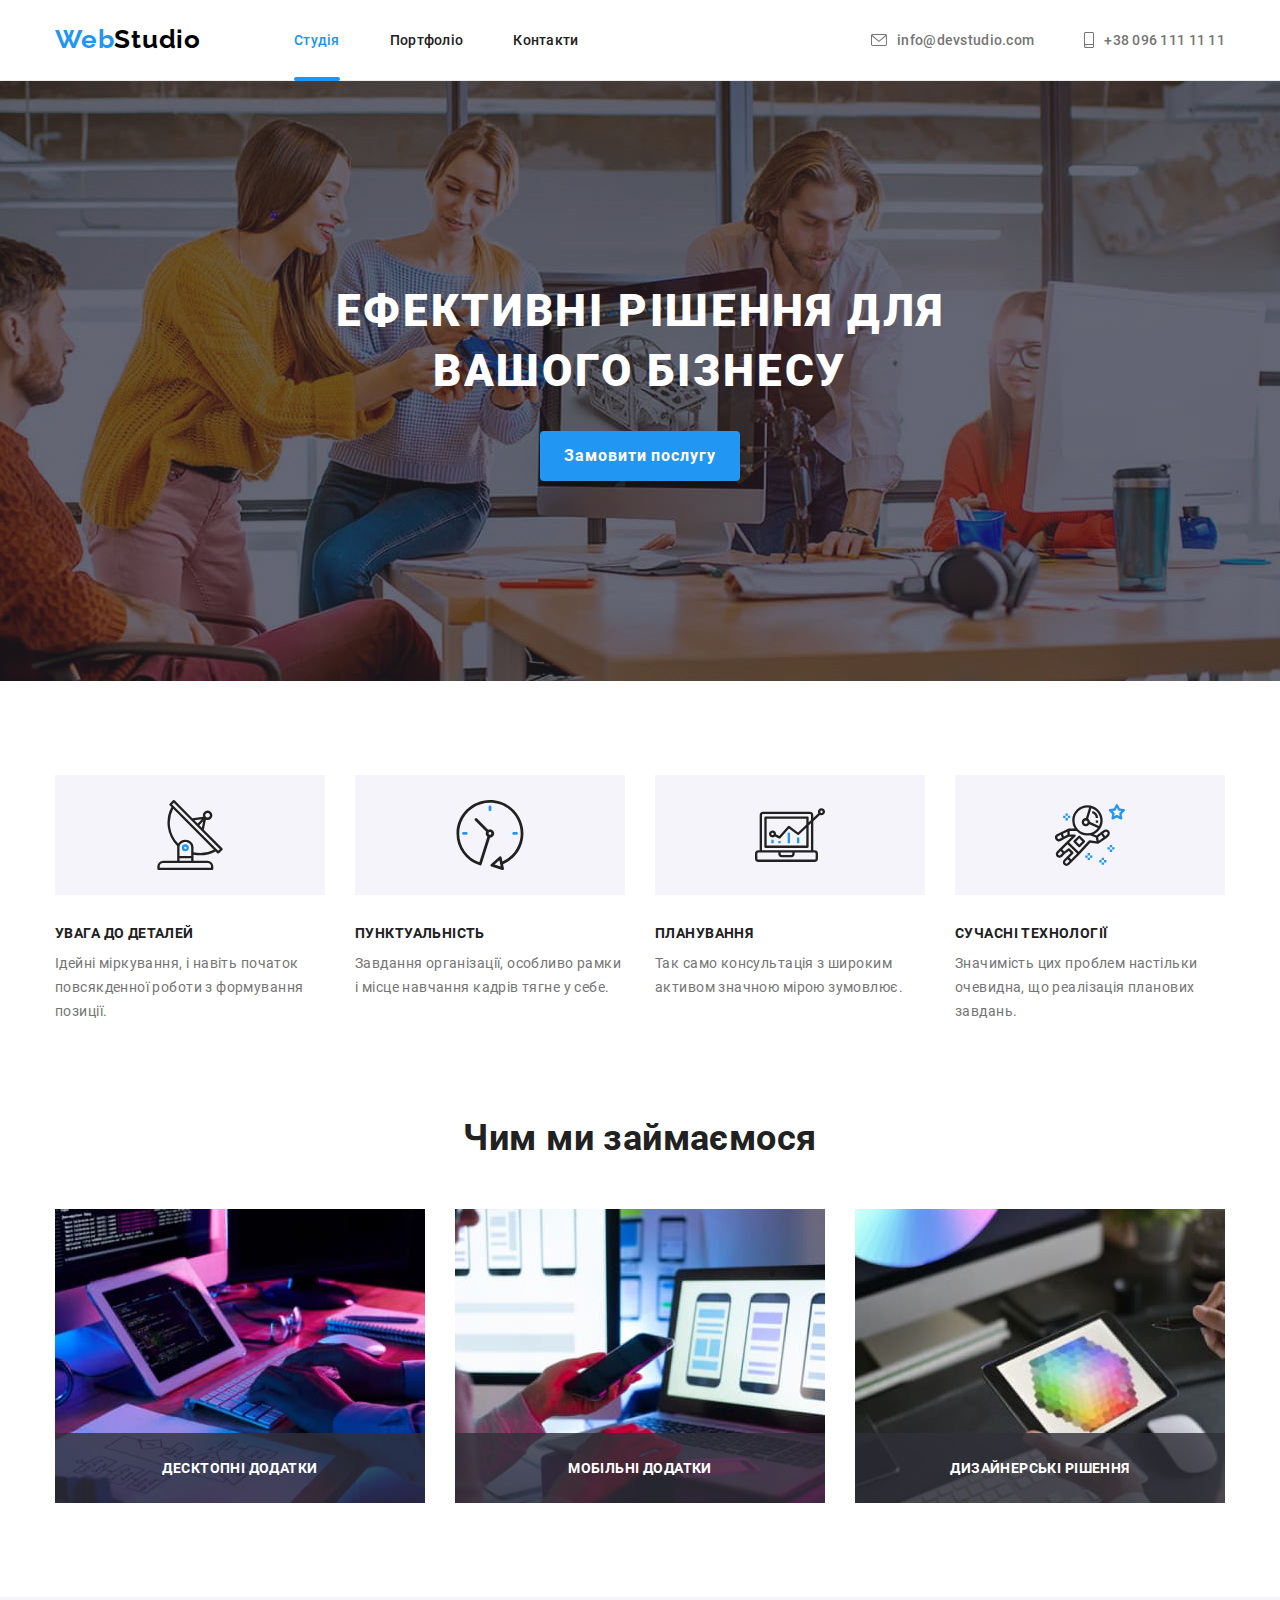
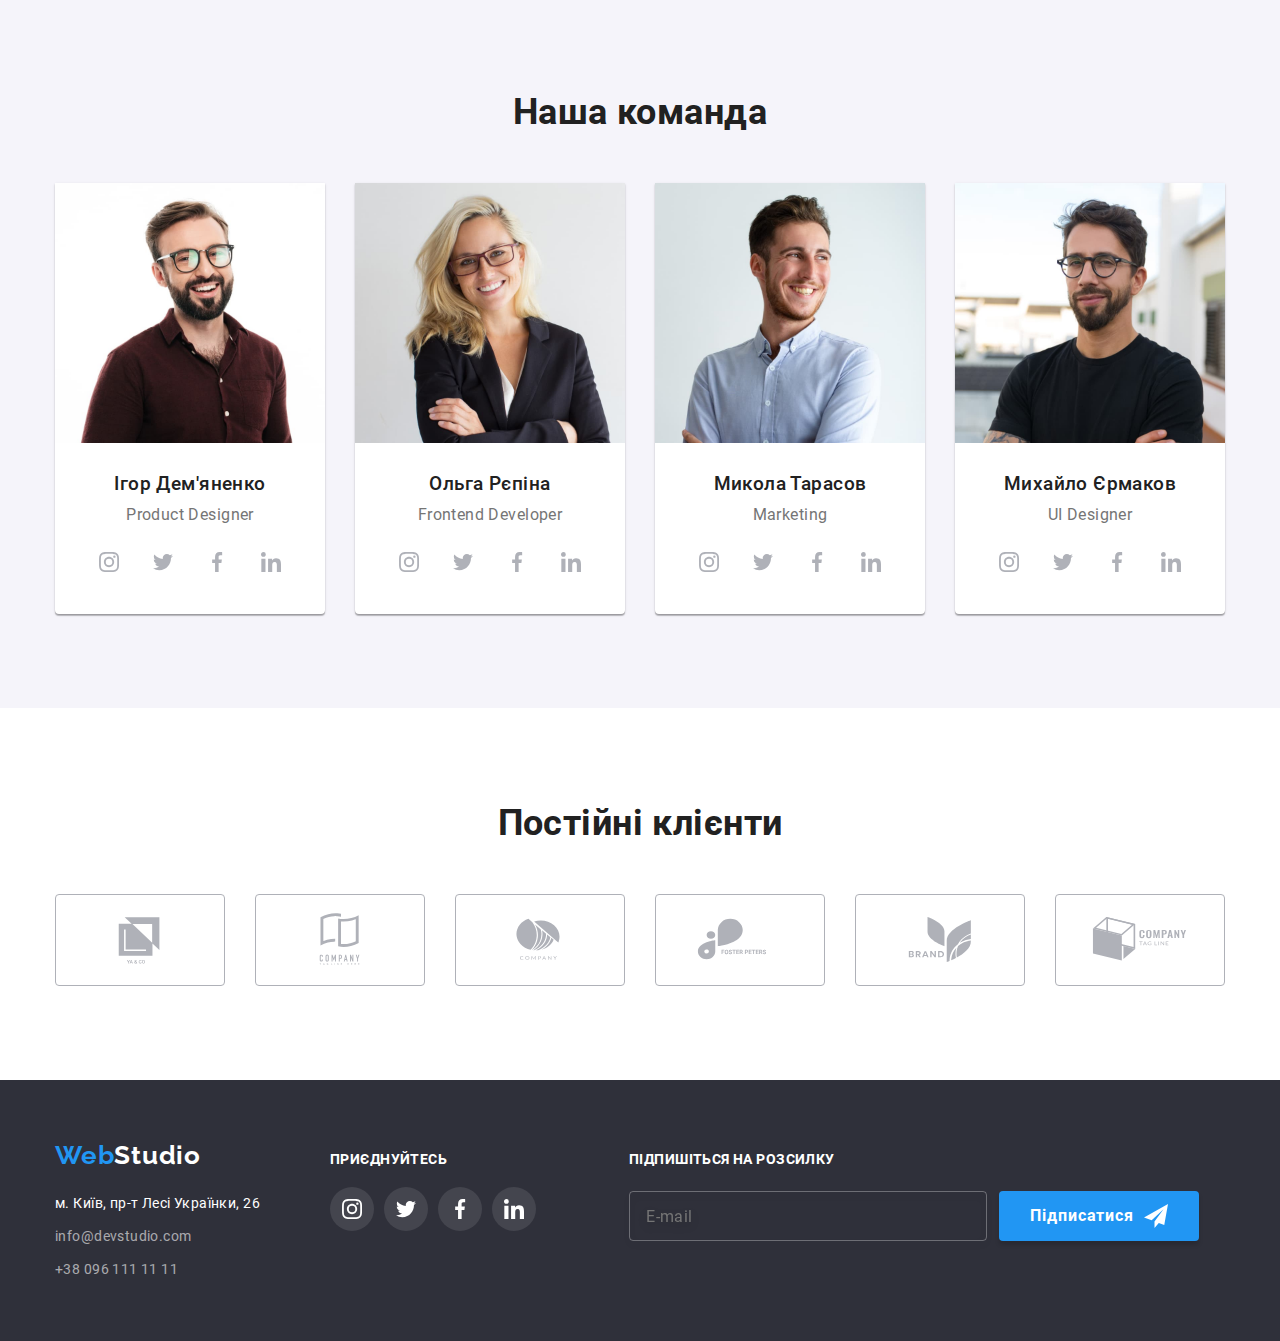
<file: index.html>
<!DOCTYPE html>
<html lang="uk">
  <head>
    <meta charset="UTF-8" />
    <meta http-equiv="X-UA-Compatible" content="IE=edge" />
    <meta name="viewport" content="width=device-width, initial-scale=1.0" />
    <title>Web Studio</title>

    <!--STYLES -->
    <link rel="stylesheet" href="./css/main.min.css" />
  </head>
  <body>
    <header class="header">
      <div class="container header__container">
        <a class="logo header__logo" href="./index.html"
          >Web<span class="logo__dark">Studio</span></a
        >
        <nav class="nav">
          <ul class="nav__list">
            <li class="nav__item">
              <a class="nav__link nav__link--active" href="./index.html">Студія</a>
            </li>
            <li class="nav__item">
              <a class="nav__link" href="./portfolio.html">Портфоліо</a>
            </li>
            <li class="nav__item">
              <a class="nav__link" href="">Контакти</a>
            </li>
          </ul>
        </nav>
        <ul class="contacts">
          <li class="contacts__item">
            <a class="contacts__link" href="mailto:info@devstudio.com">
              <svg class="contacts__icon" width="16" height="12">
                <use href="./images/icons.svg#envelope"></use>
              </svg>
              info@devstudio.com
            </a>
          </li>
          <li class="contacts__item">
            <a class="contacts__link" href="tel:+380961111111">
              <svg class="contacts__icon" width="10" height="16">
                <use href="./images/icons.svg#smartphone"></use>
              </svg>
              +38 096 111 11 11
            </a>
          </li>
        </ul>
      </div>
    </header>
    <main>
      <!-- hero section -->
      <section class="hero">
        <div class="container">
          <h1 class="hero__title">Ефективні рішення для вашого бізнесу</h1>
          <button class="btn" type="button" data-modal-open>Замовити послугу</button>
        </div>
      </section>
      <!-- features section -->
      <section class="section">
        <div class="container">
          <h2 class="section__title--hidden">Переваги</h2>
          <ul class="feature">
            <li class="features__item">
              <div class="features__box">
                <svg width="70px" height="70px">
                  <use href="./images/icons.svg#antenna"></use>
                </svg>
              </div>
              <h3 class="features__title">УВАГА ДО ДЕТАЛЕЙ</h3>
              <p class="feature__description"
                >Ідейні міркування, і навіть початок повсякденної роботи з формування позиції.</p
              >
            </li>
            <li class="features__item">
              <div class="features__box">
                <svg width="70px" height="70px">
                  <use href="./images/icons.svg#clock"></use>
                </svg>
              </div>
              <h3 class="features__title">ПУНКТУАЛЬНІСТЬ</h3>
              <p class="feature__description"
                >Завдання організації, особливо рамки і місце навчання кадрів тягне у себе.</p
              >
            </li>
            <li class="features__item">
              <div class="features__box">
                <svg width="70px" height="70px">
                  <use href="./images/icons.svg#diagram"></use>
                </svg>
              </div>
              <h3 class="features__title">ПЛАНУВАННЯ</h3>
              <p class="feature__description"
                >Так само консультація з широким активом значною мірою зумовлює.</p
              >
            </li>
            <li class="features__item">
              <div class="features__box">
                <svg width="70px" height="70px">
                  <use href="./images/icons.svg#astronaut"></use>
                </svg>
              </div>
              <h3 class="features__title">СУЧАСНІ ТЕХНОЛОГІЇ</h3>
              <p class="feature__description"
                >Значимість цих проблем настільки очевидна, що реалізація планових завдань.</p
              >
            </li>
          </ul>
        </div>
      </section>
      <!-- Work section -->
      <section class="section section--no-top-padding">
        <div class="container">
          <h2 class="section__title">Чим ми займаємося</h2>
          <ul class="work">
            <li>
              <div class="work__thumb">
                <img
                  class="img"
                  src="./images/features/img-1.jpg"
                  alt="writting code"
                  width="370"
                  height="294"
                />
                <h3 class="work__title"> Десктопні додатки </h3>
              </div>
            </li>
            <li>
              <div class="work__thumb">
                <img
                  class="img"
                  src="./images/features/img-2.jpg"
                  alt="WEB design"
                  width="370"
                  height="294"
                />
                <h3 class="work__title">Мобільні додатки</h3>
              </div>
            </li>
            <li>
              <div class="work__thumb">
                <img
                  class="img"
                  src="./images/features/img-3.jpg"
                  alt="makes pictures"
                  width="370"
                  height="294"
                />
                <h3 class="work__title">Дизайнерські рішення</h3>
              </div>
            </li>
          </ul>
        </div>
      </section>
      <!-- Team section -->
      <section class="section section--other-bg-color">
        <div class="container">
          <h2 class="section__title">Наша команда</h2>
          <ul class="team">
            <li class="team__item">
              <img
                class="img"
                src="./images/our-team/img-1.jpg"
                alt="Igor Demjanenko"
                width="270"
                height="260"
              />
              <div class="team__wrap">
                <h3 class="team__title">Ігор Дем'яненко</h3>
                <p class="team__desc">Product Designer</p>
                <ul class="socials">
                  <li>
                    <a
                      class="socials__link"
                      href="https://instagram.com"
                      aria-label="Instagram"
                      target="_blank"
                      rel="noopener noreferrer"
                    >
                      <svg class="socials__icon" width="20" height="20">
                        <use href="./images/icons.svg#instagram"></use>
                      </svg>
                    </a>
                  </li>
                  <li>
                    <a
                      class="socials__link"
                      href="https://twitter.com"
                      aria-label="Twitter"
                      target="_blank"
                      rel="noopener noreferrer"
                    >
                      <svg class="socials__icon" width="20" height="20">
                        <use href="./images/icons.svg#twitter"></use>
                      </svg>
                    </a>
                  </li>
                  <li>
                    <a
                      class="socials__link"
                      href="https://facebook.com"
                      aria-label="Facebook"
                      target="_blank"
                      rel="noopener noreferrer"
                    >
                      <svg class="socials__icon" width="20" height="20">
                        <use href="./images/icons.svg#facebook"></use>
                      </svg>
                    </a>
                  </li>
                  <li>
                    <a
                      class="socials__link"
                      href="https://linkedin.com"
                      aria-label="Linkedin"
                      target="_blank"
                      rel="noopener noreferrer"
                    >
                      <svg class="socials__icon" width="20" height="20">
                        <use href="./images/icons.svg#linkedin"></use>
                      </svg>
                    </a>
                  </li>
                </ul>
              </div>
            </li>
            <li class="team__item">
              <img
                class="img"
                src="./images/our-team/img-2.jpg"
                alt="Olga Repina"
                width="270"
                height="260"
              />
              <div class="team__wrap">
                <h3 class="team__title">Ольга Рєпіна</h3>
                <p class="team__desc">Frontend Developer</p>
                <ul class="socials">
                  <li>
                    <a
                      class="socials__link"
                      href="https://instagram.com"
                      aria-label="Instagram"
                      target="_blank"
                      rel="noopener noreferrer"
                    >
                      <svg class="socials__icon" width="20" height="20">
                        <use href="./images/icons.svg#instagram"></use>
                      </svg>
                    </a>
                  </li>
                  <li>
                    <a
                      class="socials__link"
                      href="https://twitter.com"
                      aria-label="Twitter"
                      target="_blank"
                      rel="noopener noreferrer"
                    >
                      <svg class="socials__icon" width="20" height="20">
                        <use href="./images/icons.svg#twitter"></use>
                      </svg>
                    </a>
                  </li>
                  <li>
                    <a
                      class="socials__link"
                      href="https://facebook.com"
                      aria-label="Facebook"
                      target="_blank"
                      rel="noopener noreferrer"
                    >
                      <svg class="socials__icon" width="20" height="20">
                        <use href="./images/icons.svg#facebook"></use>
                      </svg>
                    </a>
                  </li>
                  <li>
                    <a
                      class="socials__link"
                      href="https://linkedin.com"
                      aria-label="Linkedin"
                      target="_blank"
                      rel="noopener noreferrer"
                    >
                      <svg class="socials__icon" width="20" height="20">
                        <use href="./images/icons.svg#linkedin"></use>
                      </svg>
                    </a>
                  </li>
                </ul>
              </div>
            </li>
            <li class="team__item">
              <img
                class="img"
                src="./images/our-team/img-3.jpg"
                alt="Mykola Tarasov"
                width="270"
                height="260"
              />
              <div class="team__wrap">
                <h3 class="team__title">Микола Тарасов</h3>
                <p class="team__desc">Marketing</p>
                <ul class="socials">
                  <li>
                    <a
                      class="socials__link"
                      href="https://instagram.com"
                      aria-label="Instagram"
                      target="_blank"
                      rel="noopener noreferrer"
                    >
                      <svg class="socials__icon" width="20" height="20">
                        <use href="./images/icons.svg#instagram"></use>
                      </svg>
                    </a>
                  </li>
                  <li>
                    <a
                      class="socials__link"
                      href="https://twitter.com"
                      aria-label="Twitter"
                      target="_blank"
                      rel="noopener noreferrer"
                    >
                      <svg class="socials__icon" width="20" height="20">
                        <use href="./images/icons.svg#twitter"></use>
                      </svg>
                    </a>
                  </li>
                  <li>
                    <a
                      class="socials__link"
                      href="https://facebook.com"
                      aria-label="Facebook"
                      target="_blank"
                      rel="noopener noreferrer"
                    >
                      <svg class="socials__icon" width="20" height="20">
                        <use href="./images/icons.svg#facebook"></use>
                      </svg>
                    </a>
                  </li>
                  <li>
                    <a
                      class="socials__link"
                      href="https://linkedin.com"
                      aria-label="Linkedin"
                      target="_blank"
                      rel="noopener noreferrer"
                    >
                      <svg class="socials__icon" width="20" height="20">
                        <use href="./images/icons.svg#linkedin"></use>
                      </svg>
                    </a>
                  </li>
                </ul>
              </div>
            </li>
            <li class="team__item">
              <img
                class="img"
                src="./images/our-team/img-4.jpg"
                alt="Mykhajlo Jermakov"
                width="270"
                height="260"
              />
              <div class="team__wrap">
                <h3 class="team__title">Михайло Єрмаков</h3>
                <p class="team__desc">UI Designer</p>
                <ul class="socials">
                  <li>
                    <a
                      class="socials__link"
                      href="https://instagram.com"
                      aria-label="Instagram"
                      target="_blank"
                      rel="noopener noreferrer"
                    >
                      <svg class="socials__icon" width="20" height="20">
                        <use href="./images/icons.svg#instagram"></use>
                      </svg>
                    </a>
                  </li>
                  <li>
                    <a
                      class="socials__link"
                      href="https://twitter.com"
                      aria-label="Twitter"
                      target="_blank"
                      rel="noopener noreferrer"
                    >
                      <svg class="socials__icon" width="20" height="20">
                        <use href="./images/icons.svg#twitter"></use>
                      </svg>
                    </a>
                  </li>
                  <li>
                    <a
                      class="socials__link"
                      href="https://facebook.com"
                      aria-label="Facebook"
                      target="_blank"
                      rel="noopener noreferrer"
                    >
                      <svg class="socials__icon" width="20" height="20">
                        <use href="./images/icons.svg#facebook"></use>
                      </svg>
                    </a>
                  </li>
                  <li>
                    <a
                      class="socials__link"
                      href="https://linkedin.com"
                      aria-label="Linkedin"
                      target="_blank"
                      rel="noopener noreferrer"
                    >
                      <svg class="socials__icon" width="20" height="20">
                        <use href="./images/icons.svg#linkedin"></use>
                      </svg>
                    </a>
                  </li>
                </ul>
              </div>
            </li>
          </ul>
        </div>
      </section>
      <!-- Clients -->
      <section class="section">
        <div class="container">
          <h2 class="section__title"> Постійні клієнти </h2>
          <ul class="clients">
            <li>
              <a
                class="clients__link"
                href=""
                aria-label="Ya&Co"
                target="_blank"
                rel="noopener noreferrer"
              >
                <svg width="106" height="60">
                  <use href="./images/icons.svg#Logo-1"></use>
                </svg>
              </a>
            </li>
            <li>
              <a
                class="clients__link"
                href=""
                aria-label="Company Tag Line Here"
                target="_blank"
                rel="noopener noreferrer"
              >
                <svg width="106" height="60">
                  <use href="./images/icons.svg#Logo-2"></use>
                </svg>
              </a>
            </li>
            <li>
              <a
                class="clients__link"
                href=""
                aria-label="Company"
                target="_blank"
                rel="noopener noreferrer"
              >
                <svg width="106" height="60">
                  <use href="./images/icons.svg#Logo-3"></use>
                </svg>
              </a>
            </li>
            <li>
              <a
                class="clients__link"
                href=""
                aria-label="Foster Peters"
                target="_blank"
                rel="noopener noreferrer"
              >
                <svg width="106" height="60">
                  <use href="./images/icons.svg#Logo-4"></use>
                </svg>
              </a>
            </li>
            <li>
              <a
                class="clients__link"
                href=""
                aria-label="Brand"
                target="_blank"
                rel="noopener noreferrer"
              >
                <svg width="106" height="60">
                  <use href="./images/icons.svg#Logo-5"></use>
                </svg>
              </a>
            </li>
            <li>
              <a
                class="clients__link"
                href=""
                aria-label="Company Tag Line"
                target="_blank"
                rel="noopener noreferrer"
              >
                <svg width="106" height="60">
                  <use href="./images/icons.svg#Logo-6"></use>
                </svg>
              </a>
            </li>
          </ul>
        </div>
      </section>
    </main>
    <footer class="footer">
      <div class="container footer__container">
        <div class="footer__address">
          <a class="logo" href="./index.html">Web<span class="logo__light">Studio</span></a>
          <address class="footer__desc">
            <ul>
              <li class="footer__item">
                <a
                  href="https://goo.gl/maps/FVtRiQrszEMNCLTm8"
                  target="_blank"
                  rel="noopener noreferrer"
                  >м. Київ, пр-т Лесі Українки, 26</a
                >
              </li>
              <li class="footer__item footer__item--color">
                <a href="mailto:info@devstudio.com">info@devstudio.com</a>
              </li>
              <li class="footer__item footer__item--color">
                <a href="tel:+380961111111">+38 096 111 11 11</a>
              </li>
            </ul>
          </address>
        </div>
        <div class="footer__joinus">
          <h2 class="footer__title">приєднуйтесь</h2>
          <ul class="socials">
            <li>
              <a
                class="socials__link socials__link--other-colors"
                href="https://instagram.com"
                aria-label="Instagram"
                target="_blank"
                rel="noopener noreferrer"
              >
                <svg class="socials__icon" width="20" height="20">
                  <use href="./images/icons.svg#instagram"></use>
                </svg>
              </a>
            </li>
            <li>
              <a
                class="socials__link socials__link--other-colors"
                href="https://twitter.com"
                aria-label="Twitter"
                target="_blank"
                rel="noopener noreferrer"
              >
                <svg class="socials__icon" width="20" height="20">
                  <use href="./images/icons.svg#twitter"></use>
                </svg>
              </a>
            </li>
            <li>
              <a
                class="socials__link socials__link--other-colors"
                href="https://facebook.com"
                aria-label="Facebook"
                target="_blank"
                rel="noopener noreferrer"
              >
                <svg class="socials__icon" width="20" height="20">
                  <use href="./images/icons.svg#facebook"></use>
                </svg>
              </a>
            </li>
            <li>
              <a
                class="socials__link socials__link--other-colors"
                href="https://linkedin.com"
                aria-label="Linkedin"
                target="_blank"
                rel="noopener noreferrer"
              >
                <svg class="socials__icon" width="20" height="20">
                  <use href="./images/icons.svg#linkedin"></use>
                </svg>
              </a>
            </li>
          </ul>
        </div>
        <form class="footer__form" name="footer-form">
          <div>
            <label>
              <strong class="footer__title">Підпишіться на розсилку</strong>
              <input class="footer__input" type="email" name="email" placeholder="E-mail" />
            </label>
          </div>
          <button class="btn footer__btn" type="submit"
            >Підписатися
            <svg class="footer__icon" width="24" height="24">
              <use href="./images/icons.svg#icon-send"></use>
            </svg>
          </button>
        </form>
      </div>
    </footer>
    <!-- Modal window -->
    <div class="backdrop backdrop__is-hidden" data-modal>
      <div class="modal">
        <button class="modal__btn" type="button" data-modal-close>
          <svg width="18" height="18">
            <use href="./images/icons.svg#close-modal"></use>
          </svg>
        </button>
        <form class="register-form" name="register-form">
          <strong class="register-form__title">Залиште свої дані, ми вам передзвонимо</strong>
          <div class="register-form__group" role="group">
            <label class="register-form__field">
              <span class="register-form__label">Ім'я</span>
              <span class="register-form__input">
                <input
                  class="register-form__text"
                  type="text"
                  name="name"
                  required
                  minlength="3"
                  placeholder=" "
                />
                <svg class="register-form__icon" width="18" height="18">
                  <use href="./images/icons.svg#modal-person"></use>
                </svg>
              </span>
            </label>
            <label class="register-form__field">
              <span class="register-form__label">Телефон</span>
              <span class="register-form__input">
                <input
                  class="register-form__text"
                  type="text"
                  name="phone"
                  required
                  minlength="12"
                  maxlength="12"
                  placeholder=" "
                />
                <svg class="register-form__icon" width="18" height="18">
                  <use href="./images/icons.svg#modal-phone"></use>
                </svg>
              </span>
            </label>
            <label class="register-form__field">
              <span class="register-form__label">Пошта</span>
              <span class="register-form__input">
                <input
                  class="register-form__text"
                  type="text"
                  name="email"
                  required
                  placeholder=" "
                />
                <svg class="register-form__icon" width="18" height="18">
                  <use href="./images/icons.svg#modal-email"></use>
                </svg>
              </span>
            </label>
            <label class="register-form__field">
              <span class="register-form__label">Коментар</span>
              <textarea
                class="register-form__comment"
                name="comment"
                placeholder="Введіть текст"
              ></textarea>
            </label>
          </div>
          <label class="register-form__agreement">
            <input class="register-form__checkbox" type="checkbox" name="user-agreement" required />
            <svg class="register-form__checkbox-icons" width="16" height="15">
              <use class="register-form__icon-checked" href="./images/icons.svg#icon-check"></use>
              <use
                class="register-form__icon-unchecked"
                href="./images/icons.svg#icon-uncheck"
              ></use>
            </svg>
            <span class="register-form__desc">
              Погоджуюся з розсилкою та приймаю
              <a class="register-form__link" href="">Умови договору</a>
            </span>
          </label>
          <button class="btn register-form__btn" type="submit">Відправити</button>
        </form>
      </div>
    </div>
    <script src="./js/modal.js"></script>
  </body>
</html>
</file>
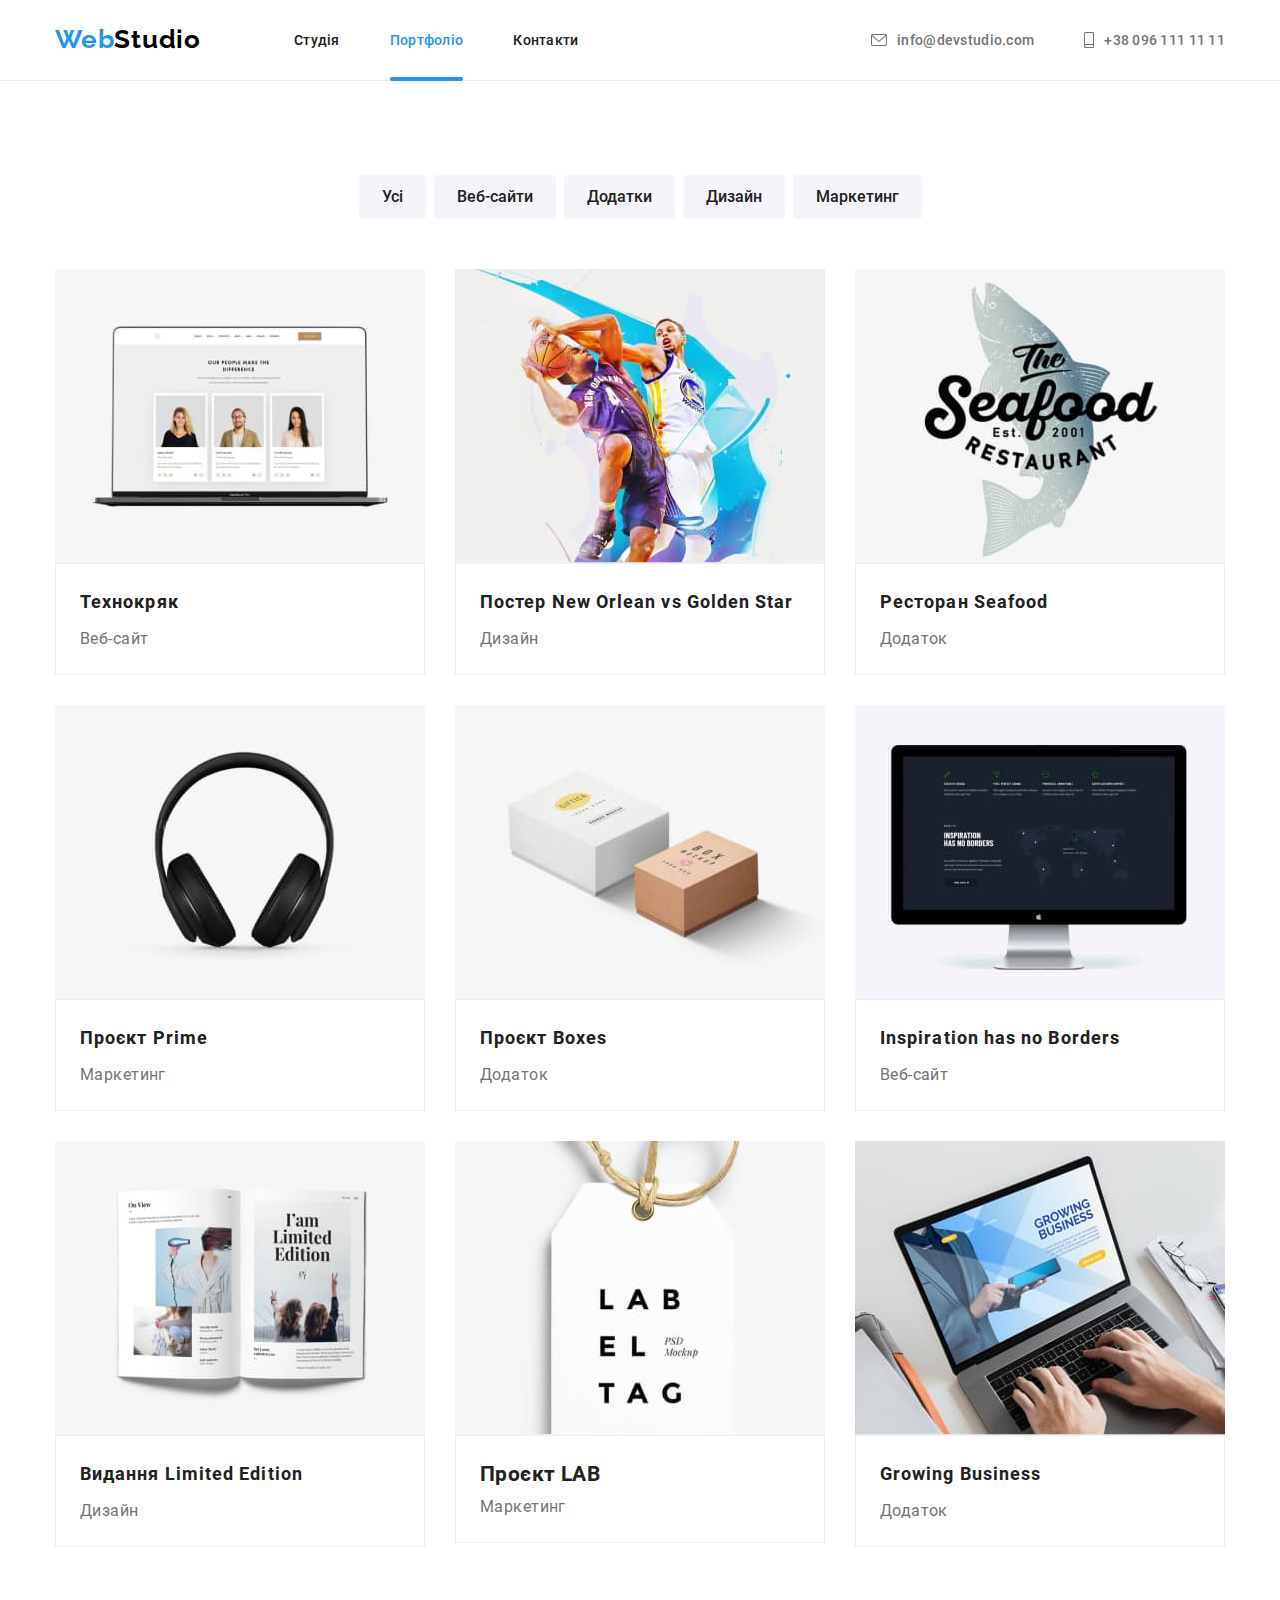
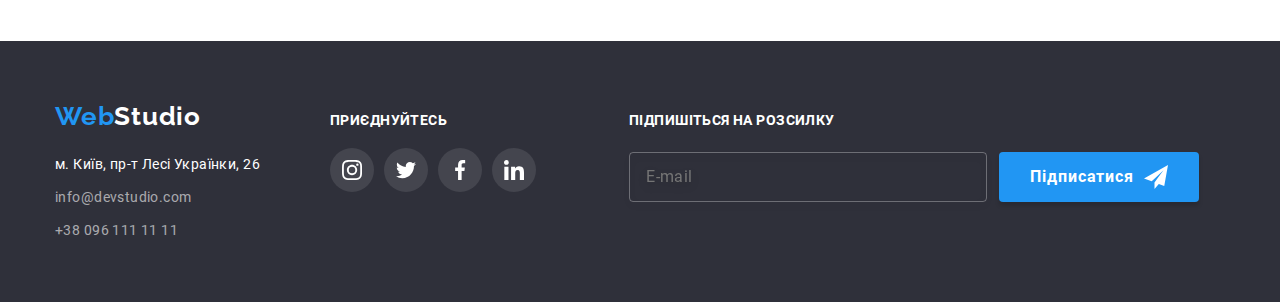
<file: portfolio.html>
<!DOCTYPE html>
<html lang="uk">
  <head>
    <meta charset="UTF-8" />
    <meta http-equiv="X-UA-Compatible" content="IE=edge" />
    <meta name="viewport" content="width=device-width, initial-scale=1.0" />
    <title>Portfolio</title>

    <!--STYLES -->
    <link rel="stylesheet" href="./css/main.min.css" />
  </head>
  <body>
    <header class="header">
      <div class="container header__container">
        <a class="logo header__logo" href="./index.html"
          >Web<span class="logo__dark">Studio</span></a
        >
        <nav class="nav">
          <ul class="nav__list">
            <li class="nav__item">
              <a class="nav__link" href="./index.html">Студія</a>
            </li>
            <li class="nav__item">
              <a class="nav__link nav__link--active" href="./portfolio.html">Портфоліо</a>
            </li>
            <li class="nav__item">
              <a class="nav__link" href="">Контакти</a>
            </li>
          </ul>
        </nav>
        <ul class="contacts">
          <li class="contacts__item">
            <a class="contacts__link" href="mailto:info@devstudio.com">
              <svg class="contacts__icon" width="16" height="12">
                <use href="./images/icons.svg#envelope"></use>
              </svg>
              info@devstudio.com
            </a>
          </li>
          <li class="contacts__item">
            <a class="contacts__link" href="tel:+380961111111">
              <svg class="contacts__icon" width="10" height="16">
                <use href="./images/icons.svg#smartphone"></use>
              </svg>
              +38 096 111 11 11
            </a>
          </li>
        </ul>
      </div>
    </header>
    <main>
      <section class="section">
        <div class="container">
          <h1 class="section__title--hidden">Портфоліо</h1>
          <ul class="filter">
            <li><button class="filter__btn" type="button">Усі</button></li>
            <li><button class="filter__btn" type="button">Веб-сайти</button></li>
            <li><button class="filter__btn" type="button">Додатки</button></li>
            <li><button class="filter__btn" type="button">Дизайн</button></li>
            <li><button class="filter__btn" type="button">Маркетинг</button></li>
          </ul>
          <ul class="card-set">
            <li class="card-set__item">
              <a class="card-set__link" href="">
                <div class="card-set__thumb">
                  <img
                    src="./images/portfolio/img-1.jpg"
                    alt="Page in notebook with peoples"
                    class="img"
                    width="370"
                    height="294"
                  />
                  <div class="card-set__overlay">
                    <p class="card-set__overlay-desc">
                      Ресурс пропонує комплексні пропозиції з різним рівнем функціоналу та сервісів.
                      Все це дозволить відвідувачу отримати вичерпні відомості про компанію чи
                      приватну особу.
                    </p>
                  </div>
                </div>
                <div class="card-set__wrap">
                  <h2 class="card-set__title">Технокряк</h2>
                  <p class="card-set__desc">Веб-сайт</p>
                </div>
              </a>
            </li>

            <li class="card-set__item">
              <a class="card-set__link" href="">
                <div class="card-set__thumb">
                  <img
                    src="./images/portfolio/img-2.jpg"
                    alt="Two men plays bascketball"
                    class="img"
                    width="370"
                    height="294"
                  />
                  <div class="card-set__overlay">
                    <p class="card-set__overlay-desc">
                      Ресурс пропонує комплексні пропозиції з різним рівнем функціоналу та сервісів.
                      Все це дозволить відвідувачу отримати вичерпні відомості про компанію чи
                      приватну особу.
                    </p>
                  </div>
                </div>
                <div class="card-set__wrap">
                  <h2 class="card-set__title">Постер New Orlean vs Golden Star</h2>
                  <p class="card-set__desc">Дизайн</p>
                </div>
              </a>
            </li>

            <li class="card-set__item">
              <a class="card-set__link" href="">
                <div class="card-set__thumb">
                  <img
                    src="./images/portfolio/img-3.jpg"
                    alt="The emblem of restaurant"
                    class="img"
                    width="370"
                    height="294"
                  />
                  <div class="card-set__overlay">
                    <p class="card-set__overlay-desc">
                      Ресурс пропонує комплексні пропозиції з різним рівнем функціоналу та сервісів.
                      Все це дозволить відвідувачу отримати вичерпні відомості про компанію чи
                      приватну особу.
                    </p>
                  </div>
                </div>
                <div class="card-set__wrap">
                  <h2 class="card-set__title">Ресторан Seafood</h2>
                  <p class="card-set__desc">Додаток</p>
                </div>
              </a>
            </li>

            <li class="card-set__item">
              <a class="card-set__link" href="">
                <div class="card-set__thumb">
                  <img
                    src="./images/portfolio/img-4.jpg"
                    alt="The headphones"
                    class="img"
                    width="370"
                    height="294"
                  />
                  <div class="card-set__overlay">
                    <p class="card-set__overlay-desc">
                      Ресурс пропонує комплексні пропозиції з різним рівнем функціоналу та сервісів.
                      Все це дозволить відвідувачу отримати вичерпні відомості про компанію чи
                      приватну особу.
                    </p>
                  </div>
                </div>
                <div class="card-set__wrap">
                  <h2 class="card-set__title">Проєкт Prime</h2>
                  <p class="card-set__desc">Маркетинг</p>
                </div>
              </a>
            </li>

            <li class="card-set__item">
              <a class="card-set__link" href="">
                <div class="card-set__thumb">
                  <img
                    src="./images/portfolio/img-5.jpg"
                    alt="Two boxes"
                    class="img"
                    width="370"
                    height="294"
                  />
                  <div class="card-set__overlay">
                    <p class="card-set__overlay-desc">
                      Ресурс пропонує комплексні пропозиції з різним рівнем функціоналу та сервісів.
                      Все це дозволить відвідувачу отримати вичерпні відомості про компанію чи
                      приватну особу.
                    </p>
                  </div>
                </div>
                <div class="card-set__wrap">
                  <h2 class="card-set__title">Проєкт Boxes</h2>
                  <p class="card-set__desc">Додаток</p>
                </div>
              </a>
            </li>

            <li class="card-set__item">
              <a class="card-set__link" href="">
                <div class="card-set__thumb">
                  <img
                    src="./images/portfolio/img-6.jpg"
                    alt="The Website opened at the monitor"
                    class="img"
                    width="370"
                    height="294"
                  />
                  <div class="card-set__overlay">
                    <p class="card-set__overlay-desc">
                      Ресурс пропонує комплексні пропозиції з різним рівнем функціоналу та сервісів.
                      Все це дозволить відвідувачу отримати вичерпні відомості про компанію чи
                      приватну особу.
                    </p>
                  </div>
                </div>
                <div class="card-set__wrap">
                  <h2 class="card-set__title">Inspiration has no Borders</h2>
                  <p class="card-set__desc">Веб-сайт</p>
                </div>
              </a>
            </li>

            <li class="card-set__item">
              <a class="card-set__link" href="">
                <div class="card-set__thumb">
                  <img
                    src="./images/portfolio/img-7.jpg"
                    alt="The open book"
                    class="img"
                    width="370"
                    height="294"
                  />
                  <div class="card-set__overlay">
                    <p class="card-set__overlay-desc">
                      Ресурс пропонує комплексні пропозиції з різним рівнем функціоналу та сервісів.
                      Все це дозволить відвідувачу отримати вичерпні відомості про компанію чи
                      приватну особу.
                    </p>
                  </div>
                </div>
                <div class="card-set__wrap">
                  <h2 class="card-set__title">Видання Limited Edition</h2>
                  <p class="card-set__desc">Дизайн</p>
                </div>
              </a>
            </li>

            <li class="card-set__item">
              <a class="card-set__link" href="">
                <div class="card-set__thumb">
                  <img
                    src="./images/portfolio/img-8.jpg"
                    alt="The lanyard tag"
                    class="img"
                    width="370"
                    height="294"
                  />
                  <div class="card-set__overlay">
                    <p class="card-set__overlay-desc">
                      Ресурс пропонує комплексні пропозиції з різним рівнем функціоналу та сервісів.
                      Все це дозволить відвідувачу отримати вичерпні відомості про компанію чи
                      приватну особу.
                    </p>
                  </div>
                </div>
                <div class="card-set__wrap">
                  <h2 class="card-set__subtitle">Проєкт LAB</h2>
                  <p class="card-set__desc">Маркетинг</p>
                </div>
              </a>
            </li>

            <li class="card-set__item">
              <a class="card-set__link" href="">
                <div class="card-set__thumb">
                  <img
                    src="./images/portfolio/img-9.jpg"
                    alt="Two hands works on notebook"
                    class="img"
                    width="370"
                    height="294"
                  />
                  <div class="card-set__overlay">
                    <p class="card-set__overlay-desc">
                      Ресурс пропонує комплексні пропозиції з різним рівнем функціоналу та сервісів.
                      Все це дозволить відвідувачу отримати вичерпні відомості про компанію чи
                      приватну особу.
                    </p>
                  </div>
                </div>
                <div class="card-set__wrap">
                  <h2 class="card-set__title">Growing Business</h2>
                  <p class="card-set__desc">Додаток</p>
                </div>
              </a>
            </li>
          </ul>
        </div>
      </section>
    </main>
    <footer class="footer">
      <div class="container footer__container">
        <div class="footer__address">
          <a class="logo" href="./index.html">Web<span class="logo__light">Studio</span></a>
          <address class="footer__desc">
            <ul>
              <li class="footer__item">
                <a
                  href="https://goo.gl/maps/FVtRiQrszEMNCLTm8"
                  target="_blank"
                  rel="noopener noreferrer"
                  >м. Київ, пр-т Лесі Українки, 26</a
                >
              </li>
              <li class="footer__item footer__item--color">
                <a href="mailto:info@devstudio.com">info@devstudio.com</a>
              </li>
              <li class="footer__item footer__item--color">
                <a href="tel:+380961111111">+38 096 111 11 11</a>
              </li>
            </ul>
          </address>
        </div>
        <div class="footer__joinus">
          <h2 class="footer__title">приєднуйтесь</h2>
          <ul class="socials">
            <li>
              <a
                class="socials__link socials__link--other-colors"
                href="https://instagram.com"
                aria-label="Instagram"
                target="_blank"
                rel="noopener noreferrer"
              >
                <svg class="socials__icon" width="20" height="20">
                  <use href="./images/icons.svg#instagram"></use>
                </svg>
              </a>
            </li>
            <li>
              <a
                class="socials__link socials__link--other-colors"
                href="https://twitter.com"
                aria-label="Twitter"
                target="_blank"
                rel="noopener noreferrer"
              >
                <svg class="socials__icon" width="20" height="20">
                  <use href="./images/icons.svg#twitter"></use>
                </svg>
              </a>
            </li>
            <li>
              <a
                class="socials__link socials__link--other-colors"
                href="https://facebook.com"
                aria-label="Facebook"
                target="_blank"
                rel="noopener noreferrer"
              >
                <svg class="socials__icon" width="20" height="20">
                  <use href="./images/icons.svg#facebook"></use>
                </svg>
              </a>
            </li>
            <li>
              <a
                class="socials__link socials__link--other-colors"
                href="https://linkedin.com"
                aria-label="Linkedin"
                target="_blank"
                rel="noopener noreferrer"
              >
                <svg class="socials__icon" width="20" height="20">
                  <use href="./images/icons.svg#linkedin"></use>
                </svg>
              </a>
            </li>
          </ul>
        </div>
        <form class="footer__form" name="footer-form">
          <div>
            <label>
              <strong class="footer__title">Підпишіться на розсилку</strong>
              <input class="footer__input" type="email" name="email" placeholder="E-mail" />
            </label>
          </div>
          <button class="btn footer__btn" type="submit"
            >Підписатися
            <svg class="footer__icon" width="24" height="24">
              <use href="./images/icons.svg#icon-send"></use>
            </svg>
          </button>
        </form>
      </div>
    </footer>
  </body>
</html>
</file>
<file: css/main.min.css>
@font-face{font-family:"Raleway";font-style:normal;font-weight:700;src:url("../fonts/raleway-v28-latin_cyrillic-700.eot");src:local(""),url("../fonts/raleway-v28-latin_cyrillic-700.eot?#iefix") format("embedded-opentype"),url("../fonts/raleway-v28-latin_cyrillic-700.woff2") format("woff2"),url("../fonts/raleway-v28-latin_cyrillic-700.woff") format("woff"),url("../fonts/raleway-v28-latin_cyrillic-700.ttf") format("truetype"),url("../fonts/raleway-v28-latin_cyrillic-700.svg#Raleway") format("svg")}@font-face{font-family:"Roboto";font-style:normal;font-weight:400;src:url("../fonts/roboto-v30-latin_cyrillic-regular.eot");src:local(""),url("../fonts/roboto-v30-latin_cyrillic-regular.eot?#iefix") format("embedded-opentype"),url("../fonts/roboto-v30-latin_cyrillic-regular.woff2") format("woff2"),url("../fonts/roboto-v30-latin_cyrillic-regular.woff") format("woff"),url("../fonts/roboto-v30-latin_cyrillic-regular.ttf") format("truetype"),url("../fonts/roboto-v30-latin_cyrillic-regular.svg#Roboto") format("svg")}@font-face{font-family:"Roboto";font-style:normal;font-weight:500;src:url("../fonts/roboto-v30-latin_cyrillic-500.eot");src:local(""),url("../fonts/roboto-v30-latin_cyrillic-500.eot?#iefix") format("embedded-opentype"),url("../fonts/roboto-v30-latin_cyrillic-500.woff2") format("woff2"),url("../fonts/roboto-v30-latin_cyrillic-500.woff") format("woff"),url("../fonts/roboto-v30-latin_cyrillic-500.ttf") format("truetype"),url("../fonts/roboto-v30-latin_cyrillic-500.svg#Roboto") format("svg")}@font-face{font-family:"Roboto";font-style:normal;font-weight:700;src:url("../fonts/roboto-v30-latin_cyrillic-700.eot");src:local(""),url("../fonts/roboto-v30-latin_cyrillic-700.eot?#iefix") format("embedded-opentype"),url("../fonts/roboto-v30-latin_cyrillic-700.woff2") format("woff2"),url("../fonts/roboto-v30-latin_cyrillic-700.woff") format("woff"),url("../fonts/roboto-v30-latin_cyrillic-700.ttf") format("truetype"),url("../fonts/roboto-v30-latin_cyrillic-700.svg#Roboto") format("svg")}@font-face{font-family:"Roboto";font-style:normal;font-weight:900;src:url("../fonts/roboto-v30-latin_cyrillic-900.eot");src:local(""),url("../fonts/roboto-v30-latin_cyrillic-900.eot?#iefix") format("embedded-opentype"),url("../fonts/roboto-v30-latin_cyrillic-900.woff2") format("woff2"),url("../fonts/roboto-v30-latin_cyrillic-900.woff") format("woff"),url("../fonts/roboto-v30-latin_cyrillic-900.ttf") format("truetype"),url("../fonts/roboto-v30-latin_cyrillic-900.svg#Roboto") format("svg")}:root{--main-font: roboto, sans-serif;--secondary-font: raleway, sans-serif;--main-txt-cl: #212121;--light-txt-cl: #ffffff;--dark-txt-cl: #000000;--accent-txt-cl: #2196f3;--grey-txt-cl: #757575;--white-txt-cl-60: rgba(255, 255, 255, 0.6);--light-bg-cl: #ffffff;--dark-bg-cl: #2f303a;--hero-bg-cl: rgba(47, 48, 58, 0.4);--accent-bg-cl: #2196f3;--gray-bg-cl: #f5f4fa;--footer-soc-bg: rgba(255, 255, 255, 0.1);--overlay-bg: rgba(33, 150, 243, 0.9);--work-subtitle-bg: rgba(47, 48, 58, 0.8);--backdrop-bg: rgba(0, 0, 0, 0.2);--btn-radius: 4px;--btn-shadow: 0px 4px 4px rgba(0, 0, 0, 0.15);--header-brd: #ececec;--filter-brd: #eeeeee;--icon-cl: #afb1b8;--items: 3;--gap: 30px;--anim: 250ms cubic-bezier(0.4, 0, 0.2, 1)}*,::before,::after{-webkit-box-sizing:border-box;box-sizing:border-box}html{line-height:1.15;-webkit-text-size-adjust:100%;-moz-tab-size:4;-o-tab-size:4;tab-size:4}body{margin:0;font-family:system-ui,-apple-system,"Segoe UI",Roboto,Helvetica,Arial,sans-serif,"Apple Color Emoji","Segoe UI Emoji"}hr{height:0;color:inherit}abbr[title]{-webkit-text-decoration:underline dotted;text-decoration:underline dotted}b,strong{font-weight:bolder}code,kbd,samp,pre{font-family:ui-monospace,SFMono-Regular,Consolas,"Liberation Mono",Menlo,monospace;font-size:1em}small{font-size:80%}sub,sup{font-size:75%;line-height:0;position:relative;vertical-align:baseline}sub{bottom:-0.25em}sup{top:-0.5em}table{text-indent:0;border-color:inherit}button,input,optgroup,select,textarea{font-family:inherit;font-size:100%;line-height:1.15;margin:0}button,select{text-transform:none}button,[type=button],[type=reset],[type=submit]{-webkit-appearance:button}::-moz-focus-inner{border-style:none;padding:0}:-moz-focusring{outline:1px dotted ButtonText}:-moz-ui-invalid{box-shadow:none}legend{padding:0}progress{vertical-align:baseline}::-webkit-inner-spin-button,::-webkit-outer-spin-button{height:auto}[type=search]{-webkit-appearance:textfield;outline-offset:-2px}::-webkit-search-decoration{-webkit-appearance:none}::-webkit-file-upload-button{-webkit-appearance:button;font:inherit}summary{display:list-item}.register-form__checkbox,.section__title--hidden{position:absolute;width:1px;height:1px;margin:-1px;border:0;padding:0;white-space:nowrap;-webkit-clip-path:inset(100%);clip-path:inset(100%);clip:rect(0 0 0 0);overflow:hidden}.footer__item,.clients__link,.card-set__link,.socials__link,.contacts__link,.nav__link{-webkit-transition:color var(--anim);transition:color var(--anim)}.footer__item:hover,.clients__link:hover,.card-set__link:hover,.socials__link:hover,.contacts__link:hover,.nav__link:hover,.footer__item:focus,.clients__link:focus,.card-set__link:focus,.socials__link:focus,.contacts__link:focus,.nav__link:focus{color:var(--accent-txt-cl)}h1,h2,h3,h4,h5,h6,p{margin:0}img{display:block;max-width:100%;height:auto}a{text-decoration:none;color:currentColor}ul{list-style:none;margin:0;padding:0}body{font-family:var(--main-font);color:var(--main-txt-cl);font-size:14px;line-height:1.7142857143;letter-spacing:.03em}.container{width:1200px;padding-left:15px;padding-right:15px;margin-left:auto;margin-right:auto}.section{padding-top:94px;padding-bottom:94px}.section--no-top-padding{padding-top:0}.section--other-bg-color{background-color:var(--gray-bg-cl)}.section__title{margin-bottom:50px;font-size:36px;line-height:1.1666666667;text-align:center}.logo{text-decoration:none;font-family:var(--secondary-font);font-weight:700;font-size:26px;line-height:1.1923076923;letter-spacing:.03em;color:var(--accent-txt-cl)}.logo__dark{color:var(--dark-txt-cl)}.logo__light{color:var(--light-txt-cl)}.nav{margin-right:auto}.nav__list{display:-webkit-box;display:-ms-flexbox;display:flex;gap:50px}.nav__link{position:relative;padding-top:32px;padding-bottom:32px}.nav__link--active{color:var(--accent-txt-cl)}.nav__link--active::after{position:absolute;content:"";display:block;width:100%;height:4px;border-radius:2px;bottom:-1px;left:0;background-color:var(--accent-bg-cl)}.contacts{display:-webkit-box;display:-ms-flexbox;display:flex;gap:50px;color:var(--grey-txt-cl)}.contacts__link{display:-webkit-box;display:-ms-flexbox;display:flex;-webkit-box-pack:center;-ms-flex-pack:center;justify-content:center;-webkit-box-align:center;-ms-flex-align:center;align-items:center;gap:10px;padding-top:32px;padding-bottom:32px}.contacts__icon{fill:currentColor}.btn{width:200px;min-height:50px;font-family:inherit;font-weight:700;font-size:16px;line-height:1.875;letter-spacing:.06em;color:var(--light-txt-cl);background-color:var(--accent-bg-cl);cursor:pointer;border:rgba(0,0,0,0);border-radius:var(--btn-radius);-webkit-box-shadow:var(--btn-shadow);box-shadow:var(--btn-shadow)}.socials{display:-webkit-box;display:-ms-flexbox;display:flex;-webkit-box-pack:center;-ms-flex-pack:center;justify-content:center;gap:10px;-ms-flex-wrap:nowrap;flex-wrap:nowrap}.socials__link{display:-webkit-box;display:-ms-flexbox;display:flex;-webkit-box-pack:center;-ms-flex-pack:center;justify-content:center;-webkit-box-align:center;-ms-flex-align:center;align-items:center;color:var(--icon-cl);width:44px;height:44px;border-radius:50%;-webkit-transition:color var(--anim),background-color var(--anim);transition:color var(--anim),background-color var(--anim)}.socials__link:hover,.socials__link:focus{background-color:var(--accent-bg-cl);color:var(--light-txt-cl)}.socials__link--other-colors{background-color:var(--footer-soc-bg);color:var(--light-txt-cl)}.socials__icon{fill:currentColor}.register-form{padding:40px}.register-form__title{display:block;margin-bottom:12px;text-align:center;font-size:20px;line-height:1.15}.register-form__group{margin-bottom:20px}.register-form__field{display:block;margin-bottom:10px}.register-form__field:last-child{margin-bottom:0}.register-form__label{display:block;margin-bottom:4px;font-size:12px;line-height:1.1666666667;letter-spacing:.01em;color:var(--grey-txt-cl)}.register-form__input{position:relative;display:-webkit-box;display:-ms-flexbox;display:flex;width:100%;height:40px;padding:12px 42px;border:1px solid rgba(33,33,33,.2);border-radius:var(--btn-radius);-webkit-transition:border-color var(--anim);transition:border-color var(--anim)}.register-form__input:focus-within>.register-form__icon,.register-form__input:focus-within{fill:var(--accent-txt-cl);border-color:var(--accent-bg-cl)}.register-form__text{width:100%;height:auto;outline:none;padding:0;border:none}.register-form__icon{position:absolute;top:50%;left:15px;-webkit-transform:translateY(-50%);transform:translateY(-50%);-webkit-transition:fill var(--anim);transition:fill var(--anim)}.register-form__comment{display:block;padding:12px 16px;width:100%;height:120px;resize:none;font-size:12px;line-height:1.1666666667;letter-spacing:.01em;color:rgba(117,117,117,.5);border:1px solid rgba(33,33,33,.2);border-radius:var(--btn-radius)}.register-form__checkbox:checked+.register-form__checkbox-icons .register-form__icon-checked{opacity:1}.register-form__checkbox:checked+.register-form__checkbox-icons .register-form__icon-unchecked{opacity:0}.register-form__checkbox:focus+.register-form__checkbox-icons{outline:2px solid #38576b;outline-offset:1px;border-radius:2px}.register-form__agreement{display:-webkit-box;display:-ms-flexbox;display:flex;-webkit-box-pack:center;-ms-flex-pack:center;justify-content:center;-webkit-box-align:center;-ms-flex-align:center;align-items:center;gap:7px;margin-bottom:30px}.register-form__icon-checked{opacity:0;fill:var(--accent-txt-cl);-webkit-transition:opacity var(--anim);transition:opacity var(--anim)}.register-form__icon-unchecked{-webkit-transition:opacity var(--anim);transition:opacity var(--anim)}.register-form__desc{color:var(--grey-txt-cl);-webkit-user-select:none;-moz-user-select:none;-ms-user-select:none;user-select:none}.register-form__link{color:var(--accent-txt-cl)}.register-form__btn{margin:0 auto;display:block}.backdrop{position:fixed;left:0;top:0;z-index:10;width:100%;height:100%;background-color:var(--backdrop-bg);opacity:1;-webkit-transition:opacity 1200ms cubic-bezier(0.4, 0, 0.2, 1);transition:opacity 1200ms cubic-bezier(0.4, 0, 0.2, 1)}.backdrop__is-hidden{opacity:0;pointer-events:none;visibility:hidden}.backdrop__is-hidden .modal{-webkit-transform:translate(-50%, -50%) scale(0) rotateX(0deg);transform:translate(-50%, -50%) scale(0) rotateX(0deg);visibility:visible}.modal{position:absolute;left:50%;top:50%;-webkit-transform:translate(-50%, -50%) scale(1) rotateX(360deg);transform:translate(-50%, -50%) scale(1) rotateX(360deg);width:528px;height:581px;background-color:var(--light-bg-cl);-webkit-box-shadow:0px 1px 3px rgba(0,0,0,.12),0px 1px 1px rgba(0,0,0,.14),0px 2px 1px rgba(0,0,0,.2);box-shadow:0px 1px 3px rgba(0,0,0,.12),0px 1px 1px rgba(0,0,0,.14),0px 2px 1px rgba(0,0,0,.2);border-radius:var(--btn-radius);-webkit-transition:-webkit-transform 1200ms cubic-bezier(0.4, 0, 0.2, 1);transition:-webkit-transform 1200ms cubic-bezier(0.4, 0, 0.2, 1);transition:transform 1200ms cubic-bezier(0.4, 0, 0.2, 1);transition:transform 1200ms cubic-bezier(0.4, 0, 0.2, 1), -webkit-transform 1200ms cubic-bezier(0.4, 0, 0.2, 1)}.modal__btn{position:absolute;top:8px;right:8px;width:30px;height:30px;display:-webkit-box;display:-ms-flexbox;display:flex;-webkit-box-pack:center;-ms-flex-pack:center;justify-content:center;-webkit-box-align:center;-ms-flex-align:center;align-items:center;padding:0;background-color:var(--light-bg-cl);border-radius:50%;border:1px solid rgba(0,0,0,.1);cursor:pointer;-webkit-transition:fill var(--anim);transition:fill var(--anim)}.modal__btn:hover,.modal__btn:focus{fill:var(--accent-txt-cl)}.card-set{display:-webkit-box;display:-ms-flexbox;display:flex;gap:30px;-ms-flex-wrap:wrap;flex-wrap:wrap}.card-set__item{-ms-flex-preferred-size:calc((100% - var(--gap)*(var(--items) - 1))/var(--items));flex-basis:calc((100% - var(--gap)*(var(--items) - 1))/var(--items))}.card-set__link{display:block;-webkit-transition:-webkit-box-shadow var(--anim);transition:-webkit-box-shadow var(--anim);transition:box-shadow var(--anim);transition:box-shadow var(--anim), -webkit-box-shadow var(--anim)}.card-set__link:hover,.card-set__link:focus{color:var(--main-txt-cl);-webkit-box-shadow:0px 1px 1px rgba(0,0,0,.12),0px 4px 4px rgba(0,0,0,.06),1px 4px 6px rgba(0,0,0,.16);box-shadow:0px 1px 1px rgba(0,0,0,.12),0px 4px 4px rgba(0,0,0,.06),1px 4px 6px rgba(0,0,0,.16)}.card-set__link:hover .card-set__overlay,.card-set__link:focus .card-set__overlay{-webkit-transform:translateY(0%);transform:translateY(0%)}.card-set__wrap{padding:20px 24px;border:1px solid var(--filter-brd)}.card-set__title{margin-bottom:4px;font-size:18px;line-height:2;letter-spacing:.06em}.card-set__desc{font-size:16px;line-height:1.875;color:var(--grey-txt-cl)}.card-set__thumb{position:relative;overflow:hidden}.card-set__overlay{position:absolute;top:0;left:0;-webkit-transform:translateY(100%);transform:translateY(100%);width:100%;height:100%;padding:63px 24px;display:-webkit-box;display:-ms-flexbox;display:flex;-webkit-box-pack:center;-ms-flex-pack:center;justify-content:center;-webkit-box-align:center;-ms-flex-align:center;align-items:center;background-color:var(--overlay-bg);-webkit-backdrop-filter:blur(4px);backdrop-filter:blur(4px);-webkit-transition:-webkit-transform var(--anim);transition:-webkit-transform var(--anim);transition:transform var(--anim);transition:transform var(--anim), -webkit-transform var(--anim)}.card-set__overlay-desc{font-size:18px;line-height:2;color:var(--light-txt-cl);-webkit-user-select:none;-moz-user-select:none;-ms-user-select:none;user-select:none}.filter{display:-webkit-box;display:-ms-flexbox;display:flex;-webkit-box-pack:center;-ms-flex-pack:center;justify-content:center;gap:8px;-ms-flex-wrap:nowrap;flex-wrap:nowrap;margin-bottom:50px}.filter__btn{padding:8px 22px;font-family:inherit;font-weight:500;font-size:16px;line-height:1.625;text-align:center;color:inherit;background-color:var(--gray-bg-cl);border:1px solid rgba(0,0,0,0);border-radius:var(--btn-radius);cursor:pointer;-webkit-transition:color var(--anim),background-color var(--anim),-webkit-box-shadow var(--anim);transition:color var(--anim),background-color var(--anim),-webkit-box-shadow var(--anim);transition:color var(--anim),background-color var(--anim),box-shadow var(--anim);transition:color var(--anim),background-color var(--anim),box-shadow var(--anim),-webkit-box-shadow var(--anim)}.filter__btn:hover,.filter__btn:focus{color:var(--light-txt-cl);background-color:var(--accent-bg-cl);-webkit-box-shadow:0px 3px 1px rgba(0,0,0,.1),0px 1px 2px rgba(0,0,0,.08),0px 2px 2px rgba(0,0,0,.12);box-shadow:0px 3px 1px rgba(0,0,0,.1),0px 1px 2px rgba(0,0,0,.08),0px 2px 2px rgba(0,0,0,.12)}.header{font-weight:500;font-size:14px;line-height:1.1428571429;letter-spacing:.02em;border-bottom:1px solid var(--header-brd)}.header__container{display:-webkit-box;display:-ms-flexbox;display:flex;-webkit-box-align:center;-ms-flex-align:center;align-items:center}.header__logo{display:block;padding-top:24px;padding-bottom:25px;margin-right:93px}.hero{max-width:1600px;height:600px;margin-right:auto;margin-left:auto;padding:200px 0px;background-image:-webkit-gradient(linear, left top, left bottom, from(var(--hero-bg-cl)), to(var(--hero-bg-cl))),url(../images/hero/bg-hero.jpg);background-image:linear-gradient(var(--hero-bg-cl), var(--hero-bg-cl)),url(../images/hero/bg-hero.jpg);background-position:center;background-repeat:no-repeat;background-size:cover;background-color:var(--dark-bg-cl);text-align:center}.hero__title{margin:0 auto 30px auto;width:696px;font-weight:900;font-size:44px;line-height:1.3636363636;text-align:center;letter-spacing:.06em;text-transform:uppercase;color:var(--light-txt-cl)}.feature{display:-webkit-box;display:-ms-flexbox;display:flex;gap:30px;-ms-flex-wrap:wrap;flex-wrap:wrap}.features__item{width:270px}.features__box{display:-webkit-box;display:-ms-flexbox;display:flex;-webkit-box-pack:center;-ms-flex-pack:center;justify-content:center;-webkit-box-align:center;-ms-flex-align:center;align-items:center;margin-bottom:var(--gap);width:270px;height:120px;background-color:var(--gray-bg-cl)}.features__title{margin-bottom:10px;font-size:14px;line-height:1.1428571429;text-transform:uppercase}.feature__description{color:var(--grey-txt-cl)}.work{display:-webkit-box;display:-ms-flexbox;display:flex;gap:30px;-ms-flex-wrap:nowrap;flex-wrap:nowrap}.work__thumb{position:relative}.work__title{position:absolute;bottom:0;left:0;width:100%;height:70px;display:-webkit-box;display:-ms-flexbox;display:flex;-webkit-box-pack:center;-ms-flex-pack:center;justify-content:center;-webkit-box-align:center;-ms-flex-align:center;align-items:center;font-size:14px;line-height:1.1428571429;text-transform:uppercase;color:var(--light-txt-cl);background:var(--work-subtitle-bg)}.team{display:-webkit-box;display:-ms-flexbox;display:flex;gap:30px;-ms-flex-wrap:nowrap;flex-wrap:nowrap}.team__item{background-color:var(--light-bg-cl);-webkit-box-shadow:0px 1px 3px rgba(0,0,0,.12),0px 1px 1px rgba(0,0,0,.14),0px 2px 1px rgba(0,0,0,.2);box-shadow:0px 1px 3px rgba(0,0,0,.12),0px 1px 1px rgba(0,0,0,.14),0px 2px 1px rgba(0,0,0,.2);border-radius:0px 0px 4px 4px}.team__wrap{padding-top:30px;padding-bottom:30px;font-size:16px;line-height:1.1875;text-align:center}.team__title{margin-bottom:10px;font-weight:500}.team__desc{margin-bottom:16px;color:var(--grey-txt-cl)}.clients{display:-webkit-box;display:-ms-flexbox;display:flex;-webkit-box-pack:center;-ms-flex-pack:center;justify-content:center;gap:30px;-ms-flex-wrap:nowrap;flex-wrap:nowrap}.clients__link{display:-webkit-box;display:-ms-flexbox;display:flex;-webkit-box-pack:center;-ms-flex-pack:center;justify-content:center;-webkit-box-align:center;-ms-flex-align:center;align-items:center;color:var(--icon-cl);border:1px solid var(--icon-cl);border-radius:4px;width:170px;height:92px;-webkit-transition:color var(--anim),border-color var(--anim);transition:color var(--anim),border-color var(--anim);fill:currentColor}.clients__link:hover,.clients__link:focus{border-color:var(--accent-bg-cl)}.footer{padding-top:60px;padding-bottom:60px;background-color:var(--dark-bg-cl);color:var(--light-txt-cl)}.footer__container{display:-webkit-box;display:-ms-flexbox;display:flex;-webkit-box-align:baseline;-ms-flex-align:baseline;align-items:baseline}.footer__address{margin-right:70px}.footer__desc{font-style:normal;margin-top:20px}.footer__item:not(:last-child){margin-bottom:9px}.footer__item--color{color:var(--white-txt-cl-60)}.footer__joinus{margin-right:93px}.footer__title{margin-bottom:20px;font-size:14px;line-height:1.1428571429;text-transform:uppercase}.footer__form{display:-webkit-box;display:-ms-flexbox;display:flex;-webkit-box-align:end;-ms-flex-align:end;align-items:flex-end;gap:12px;-webkit-box-flex:1;-ms-flex-positive:1;flex-grow:1}.footer__input{display:block;margin-top:20px;padding-left:16px;background-color:inherit;width:358px;height:50px;border:1px solid rgba(255,255,255,.3);-webkit-filter:drop-shadow(0px 4px 4px rgba(0, 0, 0, 0.15));filter:drop-shadow(0px 4px 4px rgba(0, 0, 0, 0.15));border-radius:4px;color:var(--light-txt-cl);font-size:16px;line-height:1.25;letter-spacing:.03em}.footer__btn{display:-webkit-box;display:-ms-flexbox;display:flex;-webkit-box-pack:center;-ms-flex-pack:center;justify-content:center;-webkit-box-align:center;-ms-flex-align:center;align-items:center;gap:10px}.footer__icon{fill:currentColor}/*# sourceMappingURL=main.min.css.map */
</file>
